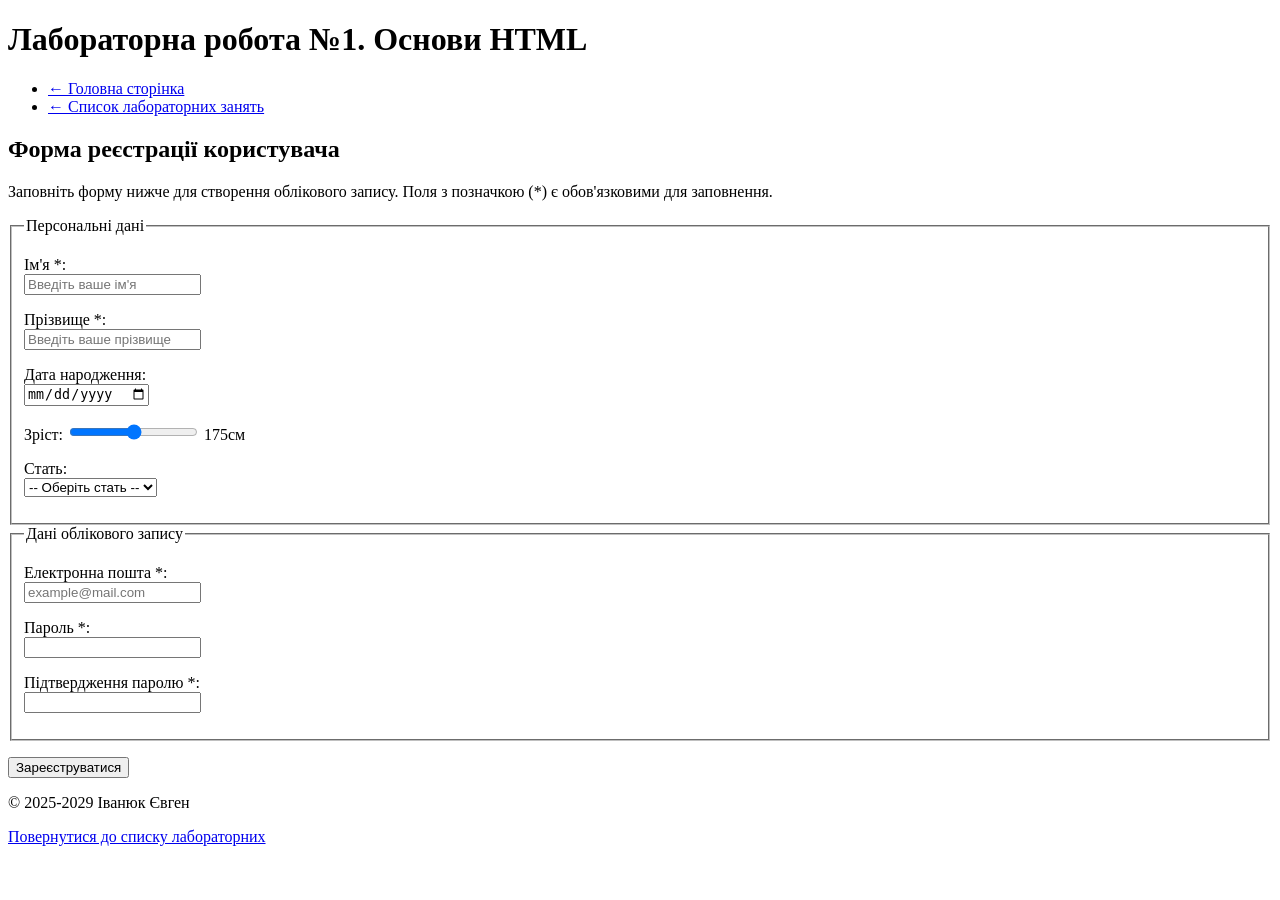
<file: laboratory/lab-1/index.html>
<!DOCTYPE html>
<html lang="uk">
<head>
    <meta charset="UTF-8">
    <meta name="viewport" content="width=device-width, initial-scale=1.0">
    <title>Лабораторна робота №1 - Форма реєстрації</title>
</head>
<body>

    <!-- Шапка -->
    <header>
        <h1>Лабораторна робота №1. Основи HTML</h1>
        <nav>
            <ul>
                <li><a href="../../index.html">← Головна сторінка</a></li>
                <li><a href="../../index.html#labs">← Список лабораторних занять</a></li>
            </ul>
        </nav>
    </header>

    <main>
        <section>
            <h2>Форма реєстрації користувача</h2>
            <p>Заповніть форму нижче для створення облікового запису. Поля з позначкою (*) є обов'язковими для заповнення.</p>

            <form action="https://webhook.site/f04ced55-e596-4c69-bf4c-2f612ac8e3f5" method="POST">
                <fieldset>
                    <legend>Персональні дані</legend>

                    <p>
                        <label for="first-name">Ім'я *:</label><br>
                        <input type="text" id="first-name" name="first_name" required placeholder="Введіть ваше ім'я">
                    </p>

                    <p>
                        <label for="last-name">Прізвище *:</label><br>
                        <input type="text" id="last-name" name="last_name" required placeholder="Введіть ваше прізвище">
                    </p>

                    <p>
                        <label for="birth-date">Дата народження:</label><br>
                        <input type="date" id="birth-date" name="birth_date">
                    </p>

                    <p>
                        <label for="range"> Зріст: </label>
                        <input type="range" id="range" name="height" min="100" max="250" value="175"
                        oninput="this.nextElementSibling.value=this.value">
                        <output>175</output>см
                    </p>
                    
                    <p>
                        <label for="gender">Стать:</label><br>
                        <select id="gender" name="gender">
                            <option value="">-- Оберіть стать --</option>
                            <option value="male">Чоловіча</option>
                            <option value="female">Жіноча</option>
                            <option value="other">Інше</option>
                        </select>
                    </p>
                </fieldset>

                <fieldset>
                    <legend>Дані облікового запису</legend>

                    <p>
                        <label for="user-email">Електронна пошта *:</label><br>
                        <input type="email" id="user-email" name="email" required placeholder="example@mail.com">
                    </p>

                    <p>
                        <label for="user-password">Пароль *:</label><br>
                        <input type="password" id="user-password" name="password" required>
                    </p>

                    <p>
                        <label for="confirm-password">Підтвердження паролю *:</label><br>
                        <input type="password" id="confirm-password" name="confirm_password" required>
                    </p>
                </fieldset>

                <p>
                    <input type="submit" value="Зареєструватися">
                </p>
            </form>
        </section>
    </main>

    <!-- Футер -->
    <footer>
        <p>&copy; 2025-2029 Іванюк Євген</p>
        <p><a href="../../index.html#labs">Повернутися до списку лабораторних</a></p>
    </footer>

</body>
</html>
</file>
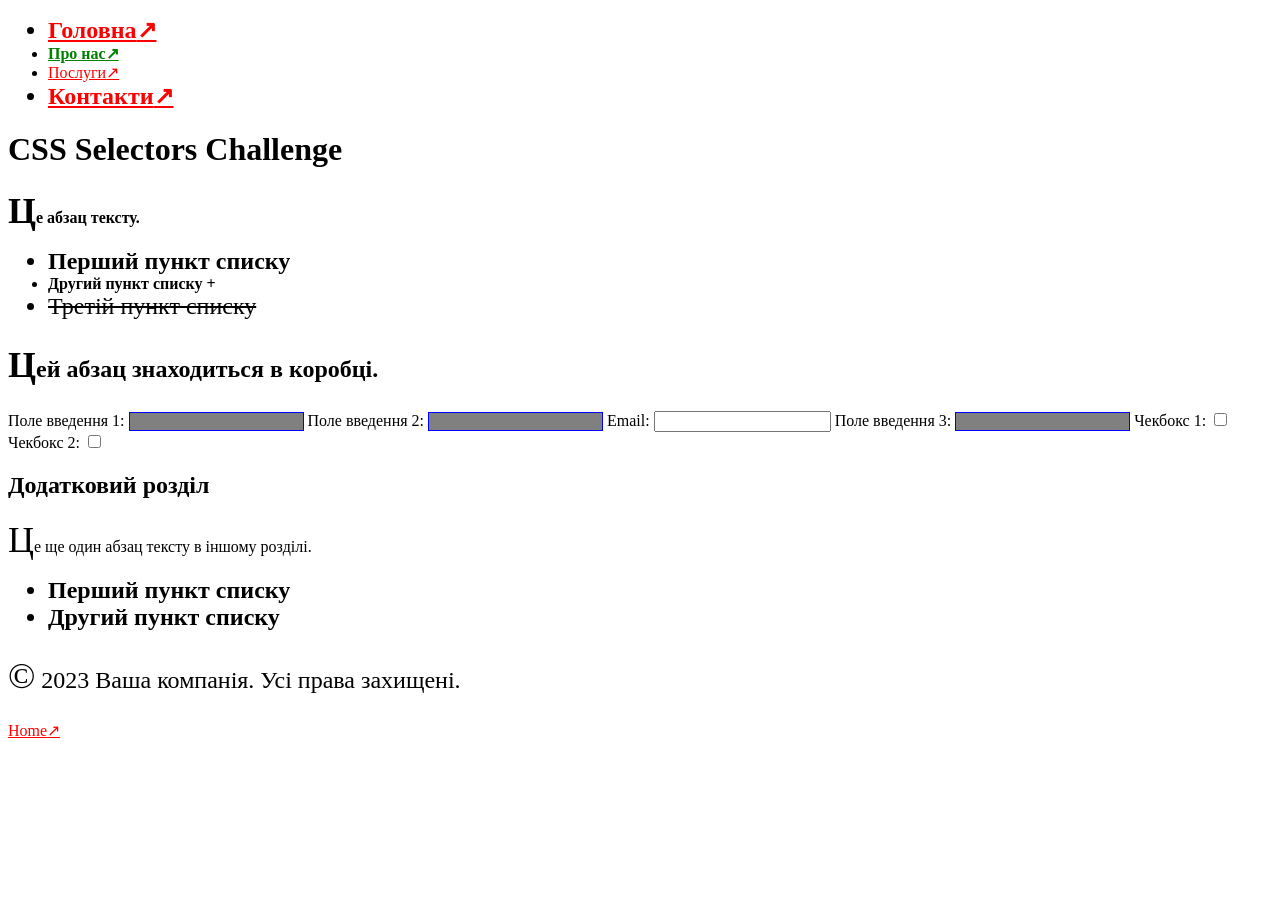
<file: laboratory/lab-2/index.html>
<!DOCTYPE html>
<html lang="en">
<head>
    <meta charset="UTF-8">
    <meta name="viewport" content="width=device-width, initial-scale=1.0">
    <link rel="stylesheet" href="lab2.css">
    <title>CSS Selectors Challenge</title>
</head>
<body>
    <header>
        <nav>
            <ul>
                <li><a href="#">Головна</a></li>
                <li><a href="https://example.com">Про нас</a></li>
                <li><a href="#">Послуги</a></li>
                <li><a href="http://notrealsite.ua">Контакти</a></li>
            </ul>
        </nav>
    </header>
    <div class="container">
        <h1>CSS Selectors Challenge</h1>
        <p>Це абзац тексту.</p>
        <ul>
            <li>Перший пункт списку</li>
            <li class="special">Другий пункт списку</li>
            <li>Третій пункт списку</li>
        </ul>
        <div class="box">
            <p>Цей абзац знаходиться в коробці.</p>
        </div>
        <form>
            <label for="input1">Поле введення 1:</label>
            <input type="text" id="input1">
            <label for="input2">Поле введення 2:</label>
            <input type="text" id="input2" disabled>
            <label for="email1">Email:</label>
            <input type="email" id="email1">
            <label for="input3">Поле введення 3:</label>
            <input type="text" id="input3">
            <label for="check1">Чекбокс 1:</label>
            <input type="checkbox" id="check1">
            <label for="check2">Чекбокс 2:</label>
            <input type="checkbox" id="check2">
        </form>
    </div>
    <section>
        <h2>Додатковий розділ</h2>
        <p>Це ще один абзац тексту в іншому розділі.</p>
        <ul>
            <li>Перший пункт списку</li>
            <li>Другий пункт списку</li>
        </ul>
    </section>
    <footer>
        <p>&copy; 2023 Ваша компанія. Усі права захищені.</p>
        <a href="../../">Home</a>
    </footer>
</body>
</html>
</file>
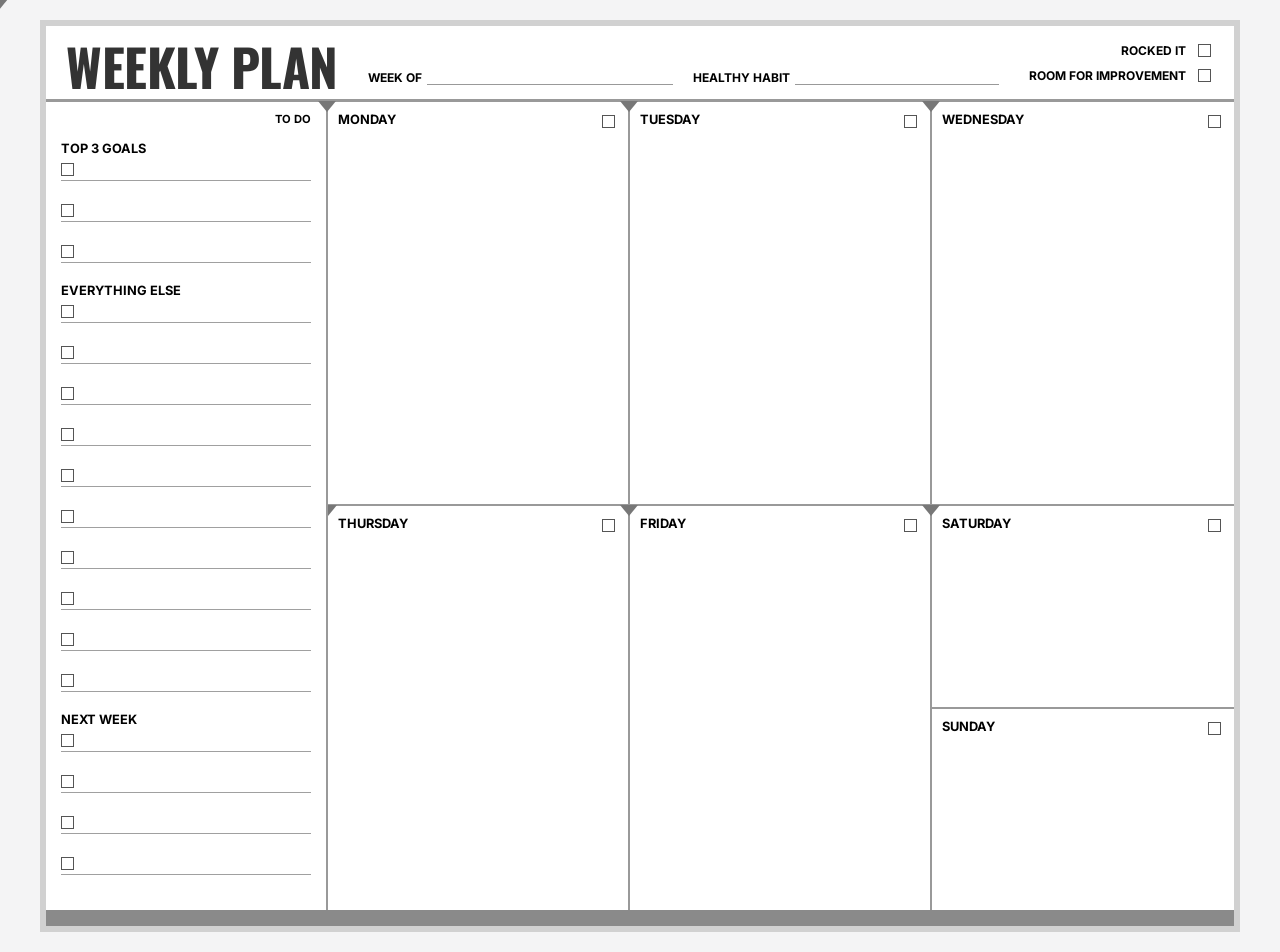
<file: laboratory/lab-4/index.html>
<!DOCTYPE html>
<html lang="uk">
<head>
    <meta charset="UTF-8">
    <meta name="viewport" content="width=device-width, initial-scale=1.0">
    <title>Weekly Planner</title>
    <link href="https://fonts.googleapis.com/css2?family=Inter:wght@400;700&family=Oswald:wght@700&display=swap" rel="stylesheet">
    <link rel="stylesheet" href="css/styles.css">
</head>
<body>

    <div class="planner-wrapper">
        <div class="planner-inner">
            

            <header class="planner-header">
                  <a href="../../index.html" class="key-link"> <h1>WEEKLY PLAN</h1> </a>
                
                <div class="header-inputs">
                    <div class="input-group">
                        <label for="week-of">WEEK OF</label>
                        <input type="text" id="week-of" class="line-input">
                    </div>
                    <div class="input-group">
                        <label for="healthy-habit">HEALTHY HABIT</label>
                        <input type="text" id="healthy-habit" class="line-input">
                    </div>
                </div>

                <div class="header-checks">
                    <label class="check-item">
                        ROCKED IT <input type="checkbox" class="checkbox">
                    </label>
                    <label class="check-item">
                        ROOM FOR IMPROVEMENT <input type="checkbox" class="checkbox">
                    </label>
                </div>
            </header>

            <main class="planner-body">
                
                <aside class="sidebar">
                    <div class="todo-title">TO DO</div>
                    
                    <div class="section-title">TOP 3 GOALS</div>
                    <div class="task-list">
                        <div class="task-row"><input type="checkbox" class="checkbox"><input type="text" class="line-input"></div>
                        <div class="task-row"><input type="checkbox" class="checkbox"><input type="text" class="line-input"></div>
                        <div class="task-row"><input type="checkbox" class="checkbox"><input type="text" class="line-input"></div>
                    </div>

                    <div class="section-title">EVERYTHING ELSE</div>
                    <div class="task-list">
                        <div class="task-row"><input type="checkbox" class="checkbox"><input type="text" class="line-input"></div>
                        <div class="task-row"><input type="checkbox" class="checkbox"><input type="text" class="line-input"></div>
                        <div class="task-row"><input type="checkbox" class="checkbox"><input type="text" class="line-input"></div>
                        <div class="task-row"><input type="checkbox" class="checkbox"><input type="text" class="line-input"></div>
                        <div class="task-row"><input type="checkbox" class="checkbox"><input type="text" class="line-input"></div>
                        <div class="task-row"><input type="checkbox" class="checkbox"><input type="text" class="line-input"></div>
                        <div class="task-row"><input type="checkbox" class="checkbox"><input type="text" class="line-input"></div>
                        <div class="task-row"><input type="checkbox" class="checkbox"><input type="text" class="line-input"></div>
                        <div class="task-row"><input type="checkbox" class="checkbox"><input type="text" class="line-input"></div>
                        <div class="task-row"><input type="checkbox" class="checkbox"><input type="text" class="line-input"></div>
                    </div>

                    <div class="section-title">NEXT WEEK</div>
                    <div class="task-list">
                        <div class="task-row"><input type="checkbox" class="checkbox"><input type="text" class="line-input"></div>
                        <div class="task-row"><input type="checkbox" class="checkbox"><input type="text" class="line-input"></div>
                        <div class="task-row"><input type="checkbox" class="checkbox"><input type="text" class="line-input"></div>
                        <div class="task-row"><input type="checkbox" class="checkbox"><input type="text" class="line-input"></div>
                    </div>
                </aside>

                <section class="days-grid">
                    <div class="day-box">
                        <div class="day-header">
                            <span class="day-name">MONDAY</span>
                            <input type="checkbox" class="checkbox">
                        </div>
                        <textarea class="day-input" spellcheck="false"></textarea>
                    </div>
                    
                    <div class="day-box">
                        <div class="day-header">
                            <span class="day-name">TUESDAY</span>
                            <input type="checkbox" class="checkbox">
                        </div>
                        <textarea class="day-input" spellcheck="false"></textarea>
                    </div>
                    
                    <div class="day-box">
                        <div class="day-header">
                            <span class="day-name">WEDNESDAY</span>
                            <input type="checkbox" class="checkbox">
                        </div>
                        <textarea class="day-input" spellcheck="false"></textarea>
                    </div>

                    <div class="day-box thursday">
                        <div class="day-header">
                            <span class="day-name">THURSDAY</span>
                            <input type="checkbox" class="checkbox">
                        </div>
                        <textarea class="day-input" spellcheck="false"></textarea>
                    </div>
                    
                    <div class="day-box friday">
                        <div class="day-header">
                            <span class="day-name">FRIDAY</span>
                            <input type="checkbox" class="checkbox">
                        </div>
                        <textarea class="day-input" spellcheck="false"></textarea>
                    </div>
                    
                    <div class="weekend-box">
                        <div class="day-box">
                            <div class="day-header">
                                <span class="day-name">SATURDAY</span>
                                <input type="checkbox" class="checkbox">
                            </div>
                            <textarea class="day-input" spellcheck="false"></textarea>
                        </div>
                        
                        <div class="day-box sunday">
                            <div class="day-header">
                                <span class="day-name">SUNDAY</span>
                                <input type="checkbox" class="checkbox">
                            </div>
                            <textarea class="day-input" spellcheck="false"></textarea>
                        </div>
                    </div>
                </section>

            </main>
        </div>
    </div>

</body>
</html>
</file>
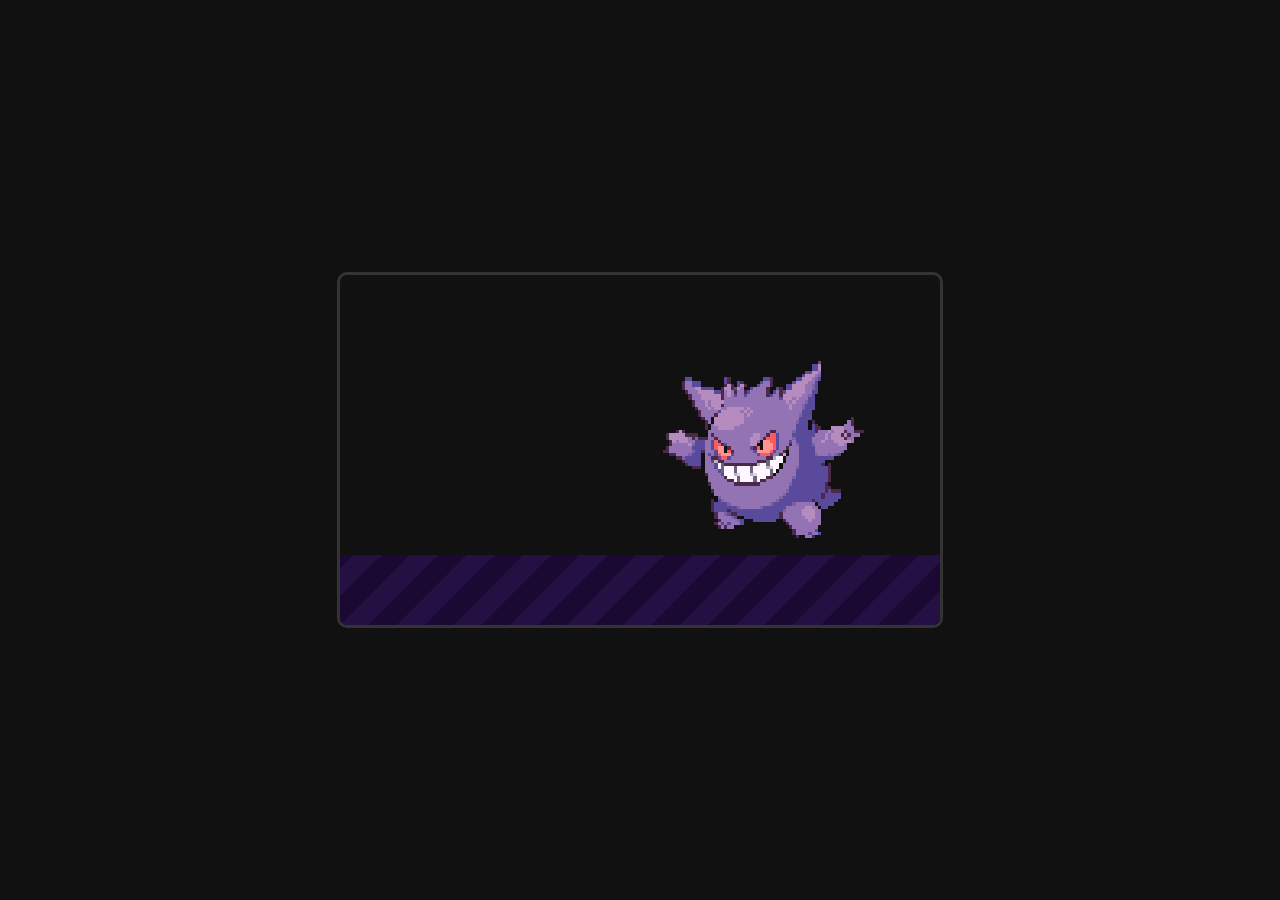
<file: laboratory/lab-6/index.html>
<!DOCTYPE html>
<html lang="uk">
<head>
    <meta charset="UTF-8">
    <title>Лабораторна робота №6 - Спрайти Покемонів</title>
    <link rel="stylesheet" href="css/styles.css">
</head>
<body>
    <div class="scene">
        <div class="ground"></div>

        <div class="gengar-sprite"></div>
    </div>
</body>
</html>
</file>
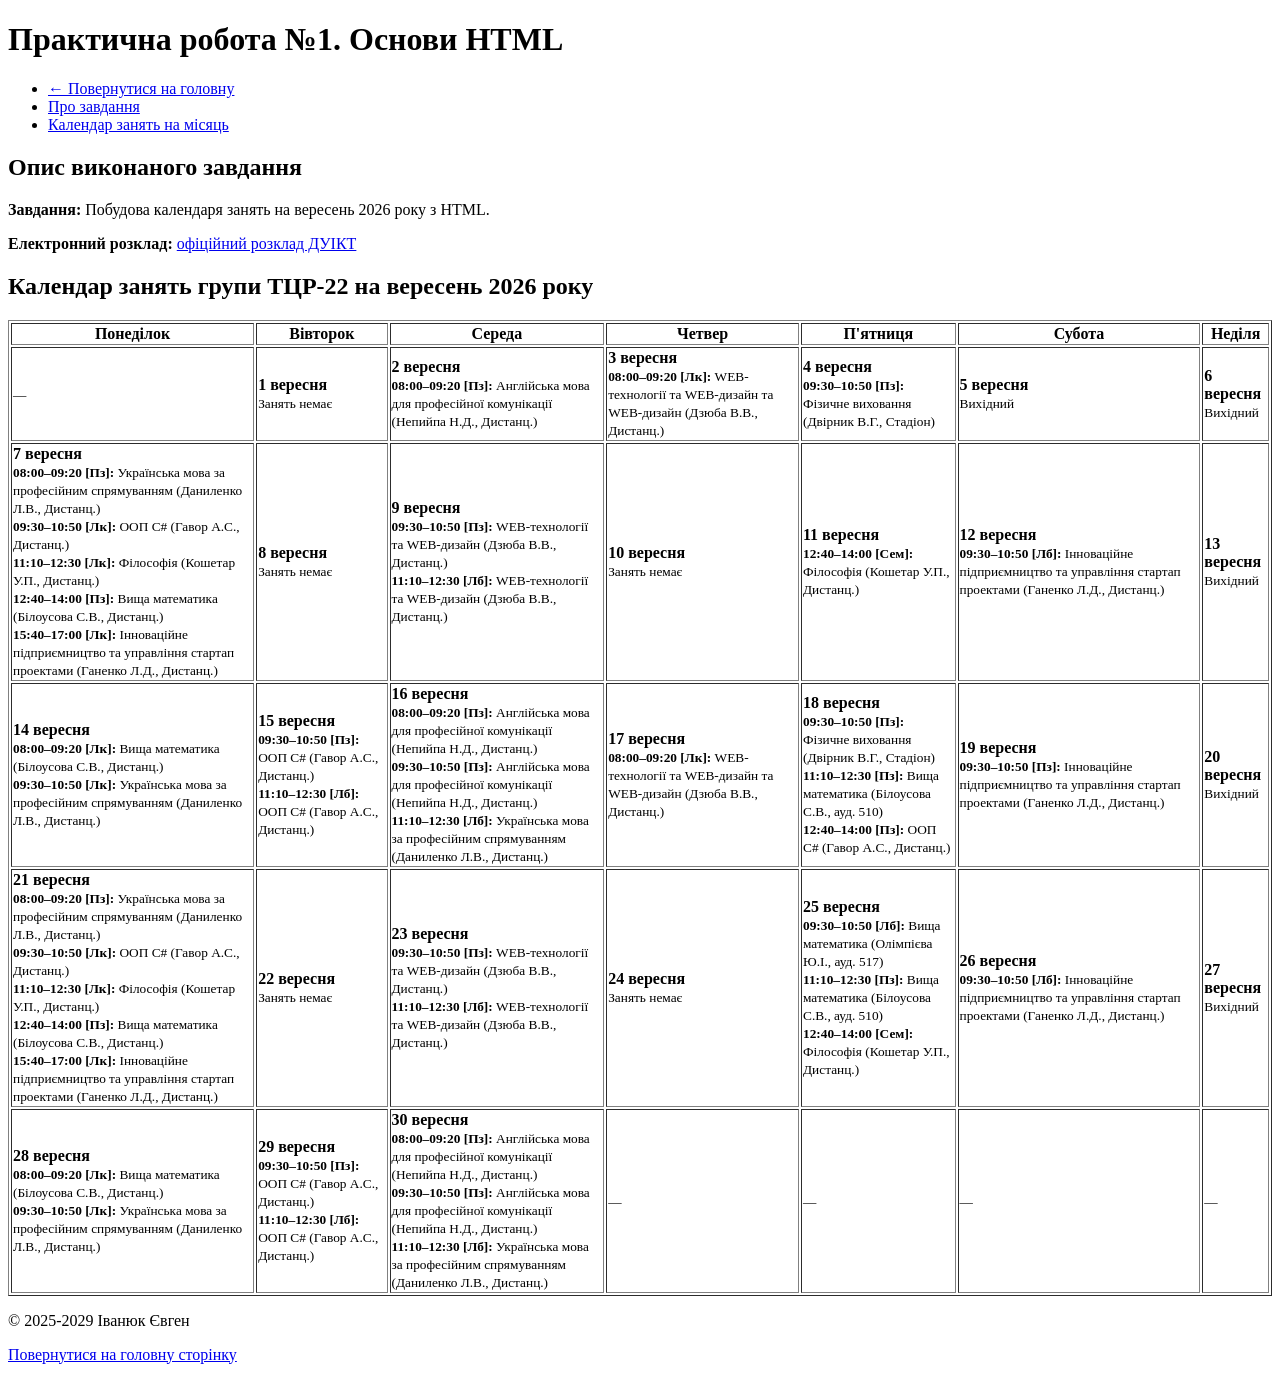
<file: practical/practice-1/index.html>
<!DOCTYPE html>
<html lang="uk">
<head>
    <meta charset="UTF-8">
    <meta name="viewport" content="width=device-width, initial-scale=1.0">
    <title>Практична робота №1 - Календар занять ТЦР-22</title>
</head>
<body>

    <!-- Шапка -->
    <header>
        <h1>Практична робота №1. Основи HTML</h1>
        <nav>
            <ul>
                <li><a href="../../index.html">← Повернутися на головну</a></li>
                <li><a href="#about-task">Про завдання</a></li>
                <li><a href="#calendar-schedule">Календар занять на місяць</a></li>
            </ul>
        </nav>
    </header>

    <main>
        <!-- Опис роботи -->
        <section id="about-task">
            <h2>Опис виконаного завдання</h2>
            <article>
                <p><strong>Завдання:</strong> Побудова календаря занять на вересень 2026 року з HTML.</p>
                <p><strong>Електронний розклад:</strong> <a href="https://e-rozklad.duikt.edu.ua/time-table/group?type=0" target="_blank" rel="noopener noreferrer">офіційний розклад ДУІКТ</a></p>
            </article>
        </section>

        <!-- Розклад на вересень -->
        <section id="calendar-schedule">
            <h2>Календар занять групи ТЦР-22 на вересень 2026 року</h2>

            <table border="1">
                <thead>
                    <tr>
                        <th>Понеділок</th>
                        <th>Вівторок</th>
                        <th>Середа</th>
                        <th>Четвер</th>
                        <th>П'ятниця</th>
                        <th>Субота</th>
                        <th>Неділя</th>
                    </tr>
                </thead>
                <tbody>
                    <!-- ТИЖДЕНЬ 1 (01.09 – 06.09) -->
                    <tr>
                        <td>
                            <small>—</small>
                        </td>
                        <td>
                            <b>1 вересня</b><br>
                            <small>Занять немає</small>
                        </td>
                        <td>
                            <b>2 вересня</b><br>
                            <small><b>08:00–09:20 [Пз]:</b> Англійська мова для професійної комунікації (Непийпа Н.Д., Дистанц.)</small>
                        </td>
                        <td>
                            <b>3 вересня</b><br>
                            <small><b>08:00–09:20 [Лк]:</b> WEB-технології та WEB-дизайн та WEB-дизайн (Дзюба В.В., Дистанц.)</small>
                        </td>
                        <td>
                            <b>4 вересня</b><br>
                            <small><b>09:30–10:50 [Пз]:</b> Фізичне виховання (Двірник В.Г., Стадіон)</small>
                        </td>
                        <td>
                            <b>5 вересня</b><br>
                            <small>Вихідний</small>
                        </td>
                        <td>
                            <b>6 вересня</b><br>
                            <small>Вихідний</small>
                        </td>
                    </tr>

                    <!-- ТИЖДЕНЬ 2 (07.09 – 13.09) -->
                    <tr>
                        <td>
                            <b>7 вересня</b><br>
                            <small><b>08:00–09:20 [Пз]:</b> Українська мова за професійним спрямуванням (Даниленко Л.В., Дистанц.)</small><br>
                            <small><b>09:30–10:50 [Лк]:</b> ООП С# (Гавор А.С., Дистанц.)</small><br>
                            <small><b>11:10–12:30 [Лк]:</b> Філософія (Кошетар У.П., Дистанц.)</small><br>
                            <small><b>12:40–14:00 [Пз]:</b> Вища математика (Білоусова С.В., Дистанц.)</small><br>
                            <small><b>15:40–17:00 [Лк]:</b> Інноваційне підприємництво та управління стартап проектами (Ганенко Л.Д., Дистанц.)</small>
                        </td>
                        <td>
                            <b>8 вересня</b><br>
                            <small>Занять немає</small>
                        </td>
                        <td>
                            <b>9 вересня</b><br>
                            <small><b>09:30–10:50 [Пз]:</b> WEB-технології та WEB-дизайн (Дзюба В.В., Дистанц.)</small><br>
                            <small><b>11:10–12:30 [Лб]:</b> WEB-технології та WEB-дизайн (Дзюба В.В., Дистанц.)</small>
                        </td>
                        <td>
                            <b>10 вересня</b><br>
                            <small>Занять немає</small>
                        </td>
                        <td>
                            <b>11 вересня</b><br>
                            <small><b>12:40–14:00 [Сем]:</b> Філософія (Кошетар У.П., Дистанц.)</small>
                        </td>
                        <td>
                            <b>12 вересня</b><br>
                            <small><b>09:30–10:50 [Лб]:</b> Інноваційне підприємництво та управління стартап проектами (Ганенко Л.Д., Дистанц.)</small>
                        </td>
                        <td>
                            <b>13 вересня</b><br>
                            <small>Вихідний</small>
                        </td>
                    </tr>

                    <!-- ТИЖДЕНЬ 3 (14.09 – 20.09) -->
                    <tr>
                        <td>
                            <b>14 вересня</b><br>
                            <small><b>08:00–09:20 [Лк]:</b> Вища математика (Білоусова С.В., Дистанц.)</small><br>
                            <small><b>09:30–10:50 [Лк]:</b> Українська мова за професійним спрямуванням (Даниленко Л.В., Дистанц.)</small>
                        </td>
                        <td>
                            <b>15 вересня</b><br>
                            <small><b>09:30–10:50 [Пз]:</b> ООП С# (Гавор А.С., Дистанц.)</small><br>
                            <small><b>11:10–12:30 [Лб]:</b> ООП С# (Гавор А.С., Дистанц.)</small>
                        </td>
                        <td>
                            <b>16 вересня</b><br>
                            <small><b>08:00–09:20 [Пз]:</b> Англійська мова для професійної комунікації (Непийпа Н.Д., Дистанц.)</small><br>
                            <small><b>09:30–10:50 [Пз]:</b> Англійська мова для професійної комунікації (Непийпа Н.Д., Дистанц.)</small><br>
                            <small><b>11:10–12:30 [Лб]:</b> Українська мова за професійним спрямуванням (Даниленко Л.В., Дистанц.)</small>
                        </td>
                        <td>
                            <b>17 вересня</b><br>
                            <small><b>08:00–09:20 [Лк]:</b> WEB-технології та WEB-дизайн та WEB-дизайн (Дзюба В.В., Дистанц.)</small>
                        </td>
                        <td>
                            <b>18 вересня</b><br>
                            <small><b>09:30–10:50 [Пз]:</b> Фізичне виховання (Двірник В.Г., Стадіон)</small><br>
                            <small><b>11:10–12:30 [Пз]:</b> Вища математика (Білоусова С.В., ауд. 510)</small><br>
                            <small><b>12:40–14:00 [Пз]:</b> ООП С# (Гавор А.С., Дистанц.)</small>
                        </td>
                        <td>
                            <b>19 вересня</b><br>
                            <small><b>09:30–10:50 [Пз]:</b> Інноваційне підприємництво та управління стартап проектами (Ганенко Л.Д., Дистанц.)</small>
                        </td>
                        <td>
                            <b>20 вересня</b><br>
                            <small>Вихідний</small>
                        </td>
                    </tr>

                    <!-- ТИЖДЕНЬ 4 (21.09 – 27.09) -->
                    <tr>
                        <td>
                            <b>21 вересня</b><br>
                            <small><b>08:00–09:20 [Пз]:</b> Українська мова за професійним спрямуванням (Даниленко Л.В., Дистанц.)</small><br>
                            <small><b>09:30–10:50 [Лк]:</b> ООП С# (Гавор А.С., Дистанц.)</small><br>
                            <small><b>11:10–12:30 [Лк]:</b> Філософія (Кошетар У.П., Дистанц.)</small><br>
                            <small><b>12:40–14:00 [Пз]:</b> Вища математика (Білоусова С.В., Дистанц.)</small><br>
                            <small><b>15:40–17:00 [Лк]:</b> Інноваційне підприємництво та управління стартап проектами (Ганенко Л.Д., Дистанц.)</small>
                        </td>
                        <td>
                            <b>22 вересня</b><br>
                            <small>Занять немає</small>
                        </td>
                        <td>
                            <b>23 вересня</b><br>
                            <small><b>09:30–10:50 [Пз]:</b> WEB-технології та WEB-дизайн (Дзюба В.В., Дистанц.)</small><br>
                            <small><b>11:10–12:30 [Лб]:</b> WEB-технології та WEB-дизайн (Дзюба В.В., Дистанц.)</small>
                        </td>
                        <td>
                            <b>24 вересня</b><br>
                            <small>Занять немає</small>
                        </td>
                        <td>
                            <b>25 вересня</b><br>
                            <small><b>09:30–10:50 [Лб]:</b> Вища математика (Олімпієва Ю.І., ауд. 517)</small><br>
                            <small><b>11:10–12:30 [Пз]:</b> Вища математика (Білоусова С.В., ауд. 510)</small><br>
                            <small><b>12:40–14:00 [Сем]:</b> Філософія (Кошетар У.П., Дистанц.)</small>
                        </td>
                        <td>
                            <b>26 вересня</b><br>
                            <small><b>09:30–10:50 [Лб]:</b> Інноваційне підприємництво та управління стартап проектами (Ганенко Л.Д., Дистанц.)</small>
                        </td>
                        <td>
                            <b>27 вересня</b><br>
                            <small>Вихідний</small>
                        </td>
                    </tr>

                    <!-- ТИЖДЕНЬ 5 (28.09 – 30.09) -->
                    <tr>
                        <td>
                            <b>28 вересня</b><br>
                            <small><b>08:00–09:20 [Лк]:</b> Вища математика (Білоусова С.В., Дистанц.)</small><br>
                            <small><b>09:30–10:50 [Лк]:</b> Українська мова за професійним спрямуванням (Даниленко Л.В., Дистанц.)</small>
                        </td>
                        <td>
                            <b>29 вересня</b><br>
                            <small><b>09:30–10:50 [Пз]:</b> ООП С# (Гавор А.С., Дистанц.)</small><br>
                            <small><b>11:10–12:30 [Лб]:</b> ООП С# (Гавор А.С., Дистанц.)</small>
                        </td>
                        <td>
                            <b>30 вересня</b><br>
                            <small><b>08:00–09:20 [Пз]:</b> Англійська мова для професійної комунікації (Непийпа Н.Д., Дистанц.)</small><br>
                            <small><b>09:30–10:50 [Пз]:</b> Англійська мова для професійної комунікації (Непийпа Н.Д., Дистанц.)</small><br>
                            <small><b>11:10–12:30 [Лб]:</b> Українська мова за професійним спрямуванням (Даниленко Л.В., Дистанц.)</small>
                        </td>
                        <td><small>—</small></td>
                        <td><small>—</small></td>
                        <td><small>—</small></td>
                        <td><small>—</small></td>
                    </tr>
                </tbody>
            </table>
        </section>
    </main>

    <!-- Футер -->
    <footer>
        <p>&copy; 2025-2029 Іванюк Євген</p>
        <p><a href="../../index.html">Повернутися на головну сторінку</a></p>
    </footer>
</body>
</html>
</file>
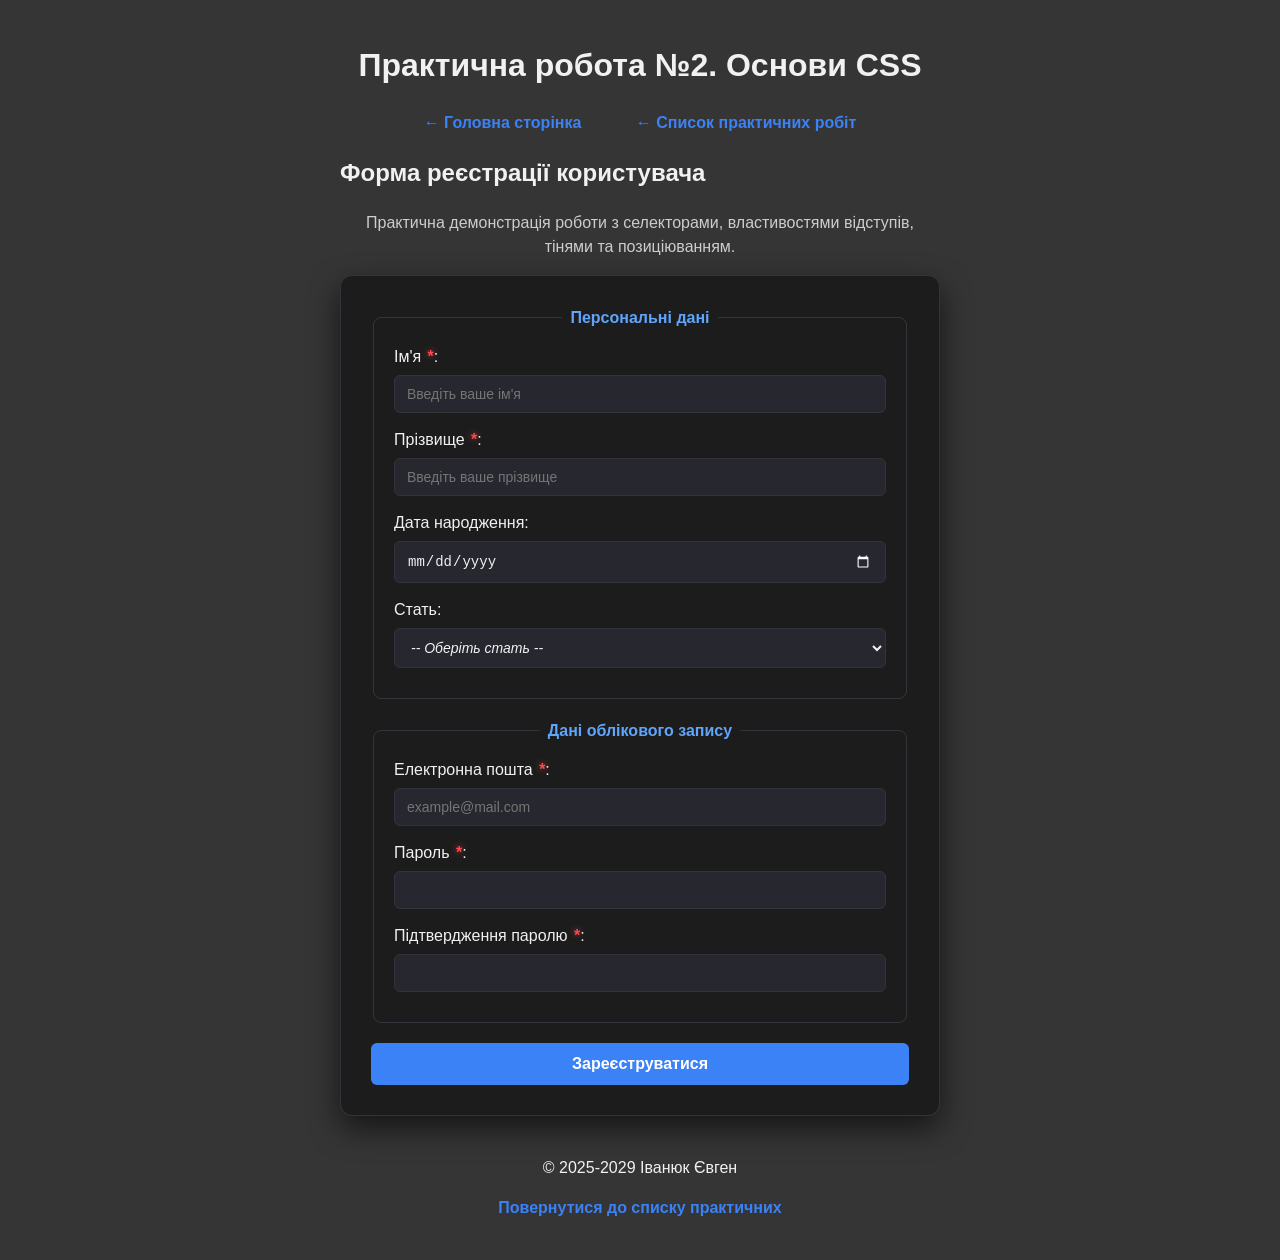
<file: practicals/practice-2/index.html>
<!DOCTYPE html>
<html lang="uk">
<head>
    <meta charset="UTF-8">
    <meta name="viewport" content="width=device-width, initial-scale=1.0">
    <title>Практична робота №2. Основи CSS</title>
    <link rel="stylesheet" href="./css/styles.css">
</head>
<body>

    <!-- Шапка -->
    <header>
        <h1>Практична робота №2. Основи CSS</h1>
        <nav>
            <ul>
                <li><a href="../../index.html">← Головна сторінка</a></li>
                <li><a href="../../index.html#practicals">← Список практичних робіт</a></li>
            </ul>
        </nav>
    </header>

    <main>
        <section class="form-container">
            <h2>Форма реєстрації користувача</h2>
            <p>Практична демонстрація роботи з селекторами, властивостями відступів, тінями та позиціюванням.</p>
            <form action="https://webhook.site/f04ced55-e596-4c69-bf4c-2f612ac8e3f5" method="POST" class="registration-form">
                <fieldset class="form-group">
                    <legend>Персональні дані</legend>

                    <p>
                        <label for="first-name">Ім'я <span class="required-star">*</span>:</label>
                        <input type="text" id="first-name" name="first_name" required placeholder="Введіть ваше ім'я">
                    </p>

                    <p>
                        <label for="last-name">Прізвище <span class="required-star">*</span>:</label>
                        <input type="text" id="last-name" name="last_name" required placeholder="Введіть ваше прізвище">
                    </p>

                    <p>
                        <label for="birth-date">Дата народження:</label>
                        <input type="date" id="birth-date" name="birth_date">
                    </p>

                    <p>
                        <label for="gender" class="gender">Стать:</label>
                        <select id="gender" name="gender">
                            <option value="">-- Оберіть стать --</option>
                            <option value="male">Чоловіча</option>
                            <option value="female">Жіноча</option>
                            <option value="other">Інше</option>
                        </select>
                    </p>
                </fieldset>

                <fieldset class="form-group">
                    <legend>Дані облікового запису</legend>

                    <p>
                        <label for="user-email">Електронна пошта <span class="required-star">*</span>:</label>
                        <input type="email" id="user-email" name="email" required placeholder="example@mail.com">
                    </p>

                    <p>
                        <label for="user-password">Пароль <span class="required-star">*</span>:</label>
                        <input type="password" id="user-password" name="password" required>
                    </p>

                    <p>
                        <label for="confirm-password">Підтвердження паролю <span class="required-star">*</span>:</label>
                        <input type="password" id="confirm-password" name="confirm_password" required>
                    </p>
                </fieldset>

                <div class="form-actions">
                    <input type="submit" value="Зареєструватися" class="btn-submit">
                </div>
            </form>
        </section>
    </main>

    <!-- Футер -->
    <footer>
        <p>&copy; 2025-2029 Іванюк Євген</p>
        <p><a href="../../index.html#practicals">Повернутися до списку практичних</a></p>
    </footer>

</body>
</html>
</file>
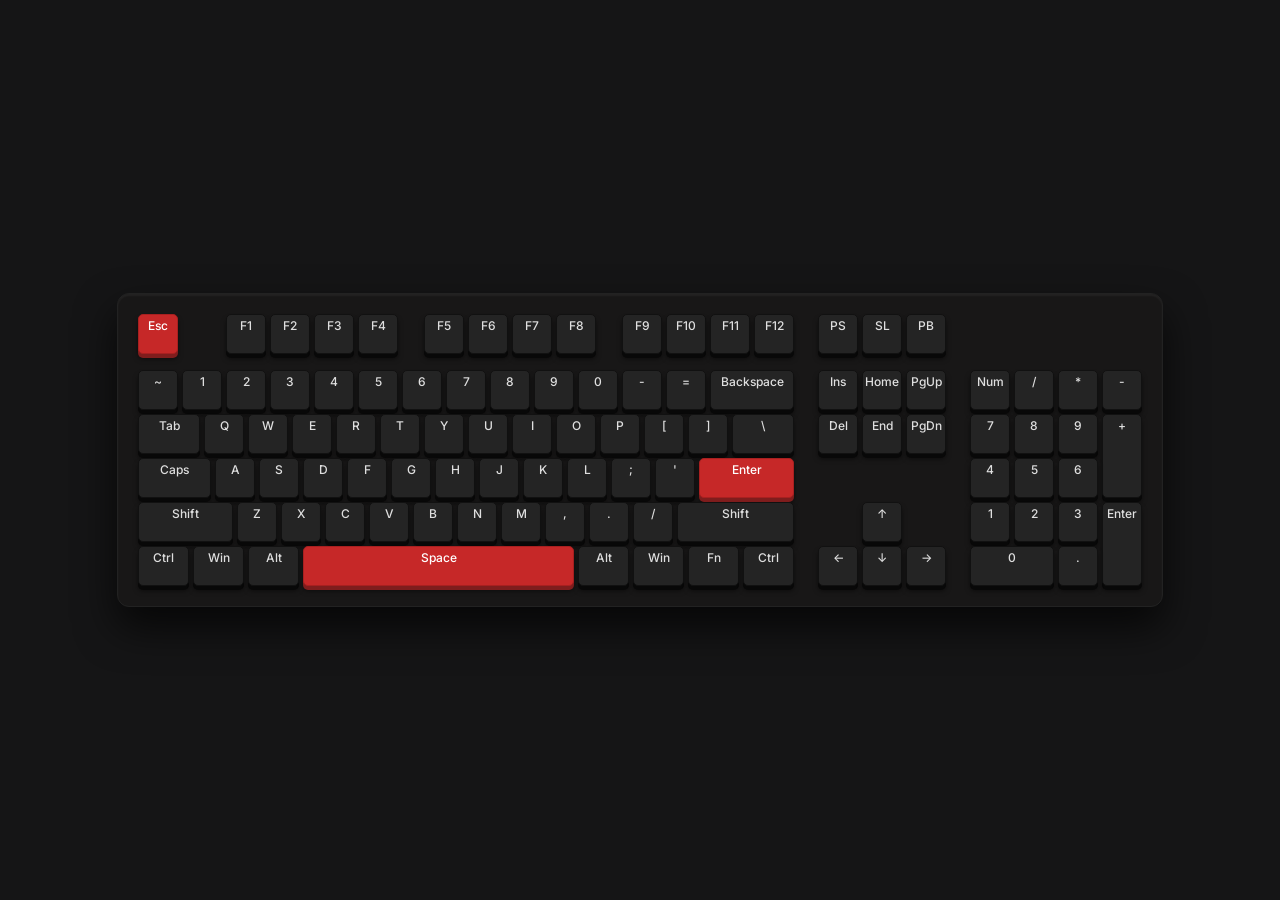
<file: practicals/practice-4/index.html>
<!DOCTYPE html>
<html lang="uk">
<head>
    <meta charset="UTF-8">
    <meta name="viewport" content="width=device-width, initial-scale=1.0">
    <title>Практична робота №4. Mechanical Keyboard Layout використовуючи Grid</title>
    <link href="https://fonts.googleapis.com/css2?family=Inter:wght@500;700&display=swap" rel="stylesheet">
    <link rel="stylesheet" href="css/styles.css">
</head>
<body>

    <div class="keyboard-case">
        
        <div class="main-keys">
            <!-- Ряд 1: F-клавіші -->
            <a href="../../index.html" class="key-link"> <div class="key u-1 accent row-f">Esc</div> </a>
            <div class="gap-f-esc row-f"></div>
            <div class="key u-1 row-f">F1</div>
            <div class="key u-1 row-f">F2</div>
            <div class="key u-1 row-f">F3</div>
            <div class="key u-1 row-f">F4</div>
            <div class="gap-f-half row-f"></div>
            <div class="key u-1 row-f">F5</div>
            <div class="key u-1 row-f">F6</div>
            <div class="key u-1 row-f">F7</div>
            <div class="key u-1 row-f">F8</div>
            <div class="gap-f-half row-f"></div>
            <div class="key u-1 row-f">F9</div>
            <div class="key u-1 row-f">F10</div>
            <div class="key u-1 row-f">F11</div>
            <div class="key u-1 row-f">F12</div>
            
            <!-- Ряд 2 -->
            <div class="key u-1">~</div>
            <div class="key u-1">1</div>
            <div class="key u-1">2</div>
            <div class="key u-1">3</div>
            <div class="key u-1">4</div>
            <div class="key u-1">5</div>
            <div class="key u-1">6</div>
            <div class="key u-1">7</div>
            <div class="key u-1">8</div>
            <div class="key u-1">9</div>
            <div class="key u-1">0</div>
            <div class="key u-1">-</div>
            <div class="key u-1">=</div>
            <div class="key u-2">Backspace</div>

            <!-- Ряд 3 -->
            <div class="key u-1-5">Tab</div>
            <div class="key u-1">Q</div>
            <div class="key u-1">W</div>
            <div class="key u-1">E</div>
            <div class="key u-1">R</div>
            <div class="key u-1">T</div>
            <div class="key u-1">Y</div>
            <div class="key u-1">U</div>
            <div class="key u-1">I</div>
            <div class="key u-1">O</div>
            <div class="key u-1">P</div>
            <div class="key u-1">[</div>
            <div class="key u-1">]</div>
            <div class="key u-1-5">\</div>

            <!-- Ряд 4 -->
            <div class="key u-1-75">Caps</div>
            <div class="key u-1">A</div>
            <div class="key u-1">S</div>
            <div class="key u-1">D</div>
            <div class="key u-1">F</div>
            <div class="key u-1">G</div>
            <div class="key u-1">H</div>
            <div class="key u-1">J</div>
            <div class="key u-1">K</div>
            <div class="key u-1">L</div>
            <div class="key u-1">;</div>
            <div class="key u-1">'</div>
            <div class="key u-2-25 accent">Enter</div>

            <!-- Ряд 5 -->
            <div class="key u-2-25">Shift</div>
            <div class="key u-1">Z</div>
            <div class="key u-1">X</div>
            <div class="key u-1">C</div>
            <div class="key u-1">V</div>
            <div class="key u-1">B</div>
            <div class="key u-1">N</div>
            <div class="key u-1">M</div>
            <div class="key u-1">,</div>
            <div class="key u-1">.</div>
            <div class="key u-1">/</div>
            <div class="key u-2-75">Shift</div>

            <!-- Ряд 6 -->
            <div class="key u-1-25">Ctrl</div>
            <div class="key u-1-25">Win</div>
            <div class="key u-1-25">Alt</div>
            <div class="key u-6-25 accent">Space</div>
            <div class="key u-1-25">Alt</div>
            <div class="key u-1-25">Win</div>
            <div class="key u-1-25">Fn</div>
            <div class="key u-1-25">Ctrl</div>
        </div>

       
        <div class="nav-keys">
         
            <div class="key row-f">PS</div>
            <div class="key row-f">SL</div>
            <div class="key row-f">PB</div>
            <div class="key">Ins</div>
            <div class="key">Home</div>
            <div class="key">PgUp</div>
            <div class="key">Del</div>
            <div class="key">End</div>
            <div class="key">PgDn</div>
            
            <div class="nav-spacer"></div>
            
            <div class="nav-empty"></div>
            <div class="key">↑</div>
            <div class="nav-empty"></div>
            <div class="key">←</div>
            <div class="key">↓</div>
            <div class="key">→</div>
        </div>

       <div class="numpad">

            <div class="numpad-spacer"></div>
            
            <div class="key">Num</div>
            <div class="key">/</div>
            <div class="key">*</div>
            <div class="key">-</div>
            

            <div class="key">7</div>
            <div class="key">8</div>
            <div class="key">9</div>
            <div class="key n-tall">+</div>
            
            <div class="key">4</div>
            <div class="key">5</div>
            <div class="key">6</div>
            
            <div class="key">1</div>
            <div class="key">2</div>
            <div class="key">3</div>
            <div class="key n-tall">Enter</div>
            
            <div class="key n-wide">0</div>
            <div class="key">.</div>
        </div>

    </div>

</body>
</html>
</file>
<file: laboratory/lab-2/lab2.css>
li:first-child {
    font-weight: bold;
}

a:last-child {
    color: red;
}

input:disabled {
    background-color: gray;
}

div > p {
    font-weight: 600;
}

a[href^="https"] {
    color: green;
}

input[type="text"] {
    border: 1px solid rgb(0, 0, 255);
}

li:first-child, li:last-child {
    font-size: 24px;
}

div p {
    font-size: 16px;
}

input[type="checkbox"] {
    accent-color: lightblue;
}

li > a {
    text-decoration: underline;
}

li:nth-child(even) {
    font-weight: bold;
}

input[type="text"]:not(:disabled) {
    background-color: grey;
}

p:first-child {
    font-size: 24px;
}

.special + li {
    text-decoration: line-through;
}

p:first-letter {
    font-size: 36px;
}

a::after {
    content: "↗";
}

.special::after {
    content: " +";
}
</file>
<file: laboratory/lab-4/css/styles.css>
* {
    box-sizing: border-box;
}

.key-link {
    text-decoration: none;
    color: inherit;
}

body {
    margin: 0;
    padding: 20px;
    background-color: #f4f4f5;
    font-family: 'Inter', sans-serif;
    display: flex;
    justify-content: center;
    align-items: center;
    min-height: 100vh;
}

.planner-wrapper {
    background-color: #fff;
    width: 100%;
    max-width: 1200px;
    min-width: 800px;
    border: 6px solid #d1d1d1;
    padding: 0; 
}

.planner-inner {
    background-color: #fff;
    border: 0px solid #d1d1d1;
    border-bottom: 16px solid #8a8a8a; 
    display: grid;
    grid-template-rows: auto 1fr;
    min-height: 800px;
}

.planner-header {
    display: grid;
    grid-template-columns: auto 1fr auto;
    align-items: end;
    padding: 15px 20px 10px;
    border-bottom: 1px solid #999;
    gap: 30px;
}

.planner-header h1 {
    font-family: 'Oswald', sans-serif;
    font-size: 3.2rem;
    font-weight: 700;
    margin: 0;
    line-height: 0.9;
    letter-spacing: -0.5px;
    color: #333;
}

.header-inputs {
    display: flex;
    gap: 20px;
    padding-bottom: 4px;
}

.input-group {
    display: flex;
    align-items: flex-end;
    gap: 5px;
    flex: 1;
}

.input-group label {
    font-size: 0.75rem;
    font-weight: 700;
    white-space: nowrap;
}

.header-inputs .line-input {
    border: none;
    border-bottom: 1px solid #999;
    background: transparent;
    outline: none;
    width: 100%;
    font-family: inherit;
    font-size: 0.9rem;
    padding: 0 5px;
}

.header-checks {
    display: flex;
    flex-direction: column;
    gap: 6px;
    padding-bottom: 4px;
}

.check-item {
    display: flex;
    align-items: center;
    justify-content: flex-end;
    gap: 8px;
    font-size: 0.75rem;
    font-weight: 700;
}

.checkbox {
    appearance: none;
    width: 13px;
    height: 13px;
    border: 1px solid #555;
    cursor: pointer;
    position: relative;
    background: #fff;
    flex-shrink: 0;
}

.checkbox:checked::after {
    content: '✔';
    position: absolute;
    top: -3px;
    left: 1px;
    font-size: 11px;
    color: #111;
}

.planner-body {
    display: grid;
    grid-template-columns: 280px 1fr;
}

.sidebar {
    border-top: 2px solid #999;
    padding: 10px 15px 25px 15px; 
    display: flex;
    flex-direction: column;
}

.todo-title {
    text-align: right;
    font-size: 0.7rem;
    font-weight: 700;
    margin-bottom: 5px;
}

.section-title {
    font-size: 0.8rem;
    font-weight: 700;
    margin: 10px 0 8px 0;
}

.task-list {
    display: flex;
    flex-direction: column;
    gap: 24px; 
    margin-bottom: 10px;
}

.task-row {
    position: relative;
    border-bottom: 1px solid #a0a0a0; 
    display: flex;
    align-items: flex-end;
}

.task-row .checkbox {
    margin: 0;
    position: relative;
    top: -4px; 
}

.task-row .line-input {
    border: none;
    padding: 0 0 0 10px;
    margin: 0;
    width: 100%;
    font-size: 0.85rem;
    background: transparent;
    outline: none;
    font-family: inherit;
    position: relative;
    top: -1px;
}

.days-grid {
    display: grid;
    grid-template-columns: repeat(3, 1fr);
    grid-template-rows: 1fr 1fr;
    border: 2px solid #999;
    border-bottom: none;
    border-right: none;
}

.day-box {
    border-right: 2px solid #999;
    border-bottom: 2px solid #999;
    padding: 10px;
    display: flex;
    flex-direction: column;
    position: relative;
}


.day-box.sunday{
    border-top: 1.5px solid #999;
}

.day-header {
    display: flex;
    justify-content: space-between;
    align-items: flex-start;
    margin-bottom: 8px;
}

.day-name {
    font-size: 0.8rem;
    font-weight: 700;
}

.day-input {
    flex-grow: 1;
    border: none;
    background: transparent;
    resize: none;
    outline: none;
    font-family: inherit;
    font-size: 0.85rem;
    line-height: 1.4;
    padding: 0;
    width: 100%;
}

.weekend-box {
    display: grid;
    grid-template-rows: 1fr 1fr;
    position: relative;
}

.weekend-box .day-box {
    border-bottom: 1px solid #999;
    border-right: none;
}

.weekend-box .day-box.sunday {
    border-bottom: none;
}

.day-box::before, .weekend-box::before, .sidebar::before {
    content: '';
    position: absolute;
    top: -1px;
    left: -1px; 
    transform: translateX(-50%);
    width: 0;
    height: 0;
    border-left: 9px solid transparent;
    border-right: 9px solid transparent;
    border-top: 11px solid #777;
    z-index: 5;
    display: none; 
}

.day-box:nth-child(3n) { border-right: none; }
.day-box.thursday, .day-box.friday { border-bottom: none; }

.sidebar::before,                           
.days-grid > .day-box:nth-child(1)::before, 
.days-grid > .day-box:nth-child(2)::before, 
.days-grid > .day-box:nth-child(3)::before, 
.day-box.thursday::before,                  
.day-box.friday::before,                    
.weekend-box::before {                      
    display: block;
}

.day-box.thursday::before {
    display: block;
    border-left: none;
    transform: translateX(0);
    left: 0;
}
</file>
<file: laboratory/lab-6/css/styles.css>
body {
    margin: 0;
    height: 100vh;
    display: flex;
    justify-content: center;
    align-items: center;
    background-color: #111;
}

.scene {
    width: 600px;
    height: 350px;
    position: relative;
    overflow: hidden;
    border: 3px solid #333;
    border-radius: 10px;
    animation: skyChange 4s infinite alternate ease-in-out;
}

@keyframes skyChange {
    0% { background-color: #2b1055; }
    100% { background-color: #441c7a; }
}

.ground {
    position: absolute;
    bottom: 0;
    width: 100%;
    height: 70px;
    background: repeating-linear-gradient(
        -45deg,
        #1a0a33,
        #1a0a33 20px,
        #241042 20px,
        #241042 40px
    );
    background-size: 56.57px 100%; 
    animation: moveGround 1s linear infinite;
}

@keyframes moveGround {
    from { background-position: 0 0; }
    to { background-position: -56.57px 0; }
}


.gengar-sprite {
    position: absolute;
    bottom: 70px;
    left: 50%;
    
    width: 240px;  
    height: 240px;
    
    background-image: url('../gengar-sprite.png'); 
    background-repeat: no-repeat;
    
    background-size: 960px 1200px; 
    
    image-rendering: pixelated;
    
    animation: 
        float 2s ease-in-out infinite, 
        gridWalk 1.5s steps(1) infinite; 
}

@keyframes gridWalk {
    0%    { background-position: 0px 0px; }
    5%    { background-position: -240px 0px; }
    10%   { background-position: -480px 0px; }
    15%   { background-position: -720px 0px; }

    20%   { background-position: 0px -240px; }
    25%   { background-position: -240px -240px; }
    30%   { background-position: -480px -240px; }
    35%   { background-position: -720px -240px; }

    40%   { background-position: 0px -480px; }
    45%   { background-position: -240px -480px; }
    50%   { background-position: -480px -480px; }
    55%   { background-position: -720px -480px; }

    60%   { background-position: 0px -720px; }
    65%   { background-position: -240px -720px; }
    70%   { background-position: -480px -720px; }
    75%   { background-position: -720px -720px; }

    80%   { background-position: 0px -960px; }
    85%   { background-position: -240px -960px; }
    90%   { background-position: -480px -960px; }
    95%   { background-position: -720px -960px; }
}

@keyframes float {
    0%, 100% { transform: translate(-50%, 0); }
    50% { transform: translate(-50%, -15px); }
}
</file>
<file: practicals/practice-2/css/styles.css>
:root {
    --bg-page: rgba(10, 10, 10, 0.824);
    --bg-card: #19191adc;
    --text-main: #f1f1f1;
    --text-muted: #ccccd1;
    --primary-color: #3b82f6;
    --primary-hover: #60a5fa;
    --border-color: #33333c;    
    --input-bg: #272730;
    --shadow-color: rgba(0, 0, 0, 0.6);
}

body {
    font-family: -apple-system, BlinkMacSystemFont, "Segoe UI", Roboto, sans-serif;
    background-color: var(--bg-page);
    color: var(--text-main);
    margin: 0;
    padding: 20px;
    line-height: 1.5;
}

header, footer {
    text-align: center;
    margin-bottom: 20px;
}

a {
    color: var(--primary-color);
    text-decoration: none;
    font-weight: 600;
    transition: color 0.2s ease, text-shadow 0.2s ease;
}

a:hover {
    color: var(--primary-hover);
    text-decoration: underline;
    text-shadow: 0 0 8px rgba(96, 165, 250, 0.4);
}


nav ul {
    list-style: none;
    padding: 0;
    margin: 0;
}

nav li {
    display: inline-block;
    margin: 0 25px;
}

.form-container {
    position: relative;
    max-width: 600px;
    margin: 0 auto 40px auto;
}

.form-container p {
    text-align: center;
    color: var(--text-muted);
}

.registration-form {
    background-color: var(--bg-card);
    color: var(--text-main);
    width: 100%;
    box-sizing: border-box;
    padding: 30px;
    border-radius: 12px;
    box-shadow: 0 12px 30px var(--shadow-color);
    border: 1px solid var(--border-color);
}

.form-group {
    border: 1px solid var(--border-color);
    border-radius: 8px;
    padding: 15px 20px;
    margin-bottom: 20px;
}

.form-group legend {
    text-align: center;
    font-weight: 600;
    padding: 0 8px;
    color: var(--primary-hover);
}

.form-group p {
    margin: 0 0 15px 0;
    text-align: left;
}

select {
    font-style: italic;
}

label {
    display: block;
    font-weight: 500;
    margin-bottom: 6px;
    color: var(--text-main);
}

form input, form select {
    width: 100%;
    padding: 10px 12px;
    background-color: var(--input-bg);
    color: var(--text-main);
    border: 1px solid var(--border-color);
    border-radius: 6px;
    box-sizing: border-box;
    font-size: 14px;
    transition: border-color 0.1s ease, box-shadow 0.1s ease;
}

input[type="date"] {
    color-scheme: dark;
    cursor: pointer;
}

input[type="date"]::-webkit-calendar-picker-indicator {
    cursor: pointer; 
    border-radius: 8px;
    padding: 3px;
    transition: background-color 0.1s ease, filter 0.1s ease;
}

input[type="date"]::-webkit-calendar-picker-indicator:hover {
    background-color: rgba(62, 130, 238, 0.219);
    filter: drop-shadow(0 0 4px var(--primary-hover));
}

input [type="password"] {
    color-scheme: dark;
}

input[type="password"]::-ms-reveal {
    transform: scale(0.90);
    cursor: pointer;
    filter: invert(90%);
}

input:focus,
select:focus {
    outline: none;
    border-color: var(--primary-color);
    box-shadow: 0 0 0 3px rgba(59, 131, 246, 0.507);
}

.form-actions {
    text-align: center;
    margin-top: 10px;
}

.btn-submit {
    background-color: var(--primary-color);
    color: #ffffff;
    border: none;
    padding: 12px 30px;
    font-size: 16px;
    font-weight: 600;
    border-radius: 6px;
    cursor: pointer;
    transition: background-color 0.1s ease, transform 0.1s ease;
}

.btn-submit:hover {
    background-color: var(--primary-hover);
}

.btn-submit:active {
    transform: scale(0.98);
}

.required-star {
    color: #ff484b;        
    font-weight: bold;
    text-shadow: 0 0 6px rgba(255, 76, 79, 0.7);   
    margin-left: 2px;
}
</file>
<file: practicals/practice-4/css/styles.css>
* {
    box-sizing: border-box;
}

body {
    margin: 0;
    padding: 40px;
    background-color: #151516; 
    font-family: 'Inter', sans-serif;
    display: flex;
    justify-content: center;
    align-items: center;
    min-height: 100vh;
}

.keyboard-case {
    background-color: #181717;
    padding: 20px;
    border-radius: 12px;
    box-shadow: 0 20px 40px rgba(0, 0, 0, 0.7), inset 0 2px 2px rgba(255, 255, 255, 0.05);
    border: 1px solid #222;
    display: flex;
    gap: 24px;
}

.main-keys, .nav-keys, .numpad {
    display: grid;
    grid-auto-rows: 40px;
    gap: 4px;
}

.main-keys, .nav-keys, .numpad {
    grid-template-rows: 52px repeat(5, 40px);
}

.main-keys {
    grid-template-columns: repeat(60, 7px);
}

.nav-keys {
    grid-template-columns: repeat(3, 40px);
}

.numpad {
    grid-template-columns: repeat(4, 40px);
}

.numpad .n-tall {
    grid-column: 4;
    grid-row: span 2;
    height: 100%;
}

.row-f {
    align-self: start;
    height: 40px;
}

.key-link {
    text-decoration: none;
    display: contents;
}

.key {
    background-color: #242424;
    color: #dfdfdf;
    border-radius: 5px;
    border: 1px solid #111;
    display: flex;
    justify-content: center;
    padding-top: 3px;
    align-items: start;
    font-size: 12px;
    font-weight: 500;
    cursor: pointer;
    user-select: none;
    box-shadow: 0 4px 0 #080808, 0 5px 5px rgba(0, 0, 0, 0.5);
    transition: transform 0.05s, box-shadow 0.05s, background-color 0.1s;
}

.key:hover:not(.accent) {
    background-color: #333;
    color: #fff;
}

.key:active {
    transform: translateY(4px);
    box-shadow: 0 0px 0 #080808, 0 0 5px rgba(212, 17, 17, 0.5);
}

.accent {
    background-color: #c62828;
    color: #fff;
    box-shadow: 0 4px 0 #7f1d1d, 0 5px 5px rgba(0, 0, 0, 0.5);
    border-color: #a82020;
}

.accent:hover {
    background-color: #d32f2f;
}

.accent:active {
    box-shadow: 0 0px 0 #7f1d1d, 0 0 5px rgba(206, 33, 33, 0.5);
}


/* === Пропорції для основного блоку === */
.u-1 { grid-column: span 4; }       /* Квадрат */
.u-1-25 { grid-column: span 5; }    /* Ctrl/Alt */
.u-1-5 { grid-column: span 6; }     /* Tab */
.u-1-75 { grid-column: span 7; }    /* Caps Lock */
.u-2 { grid-column: span 8; }       /* Backspace */
.u-2-25 { grid-column: span 9; }    /* Enter, Shift */
.u-2-75 { grid-column: span 11; }   /* Правий Shift */
.u-6-25 { grid-column: span 25; }   /* Пробіл */

/* Відступи в ряду F1-F12 */
.gap-f-esc { grid-column: span 4; }
.gap-f-half { grid-column: span 2; }

/* Пропорції Numpad та Навігації */
.n-wide { grid-column: span 2; }        /* нуль на Numpad */
.n-tall { grid-row: span 2; }           /* + та Enter */
.nav-spacer { grid-column: span 3; }    /* Порожній ряд над стрілками */
.numpad-spacer { grid-column: span 4; } /* Порожній ряд над Numpad */
.nav-empty { grid-column: span 1; }     /* Порожня клітинка біля стрілки Вгору */
</file>
